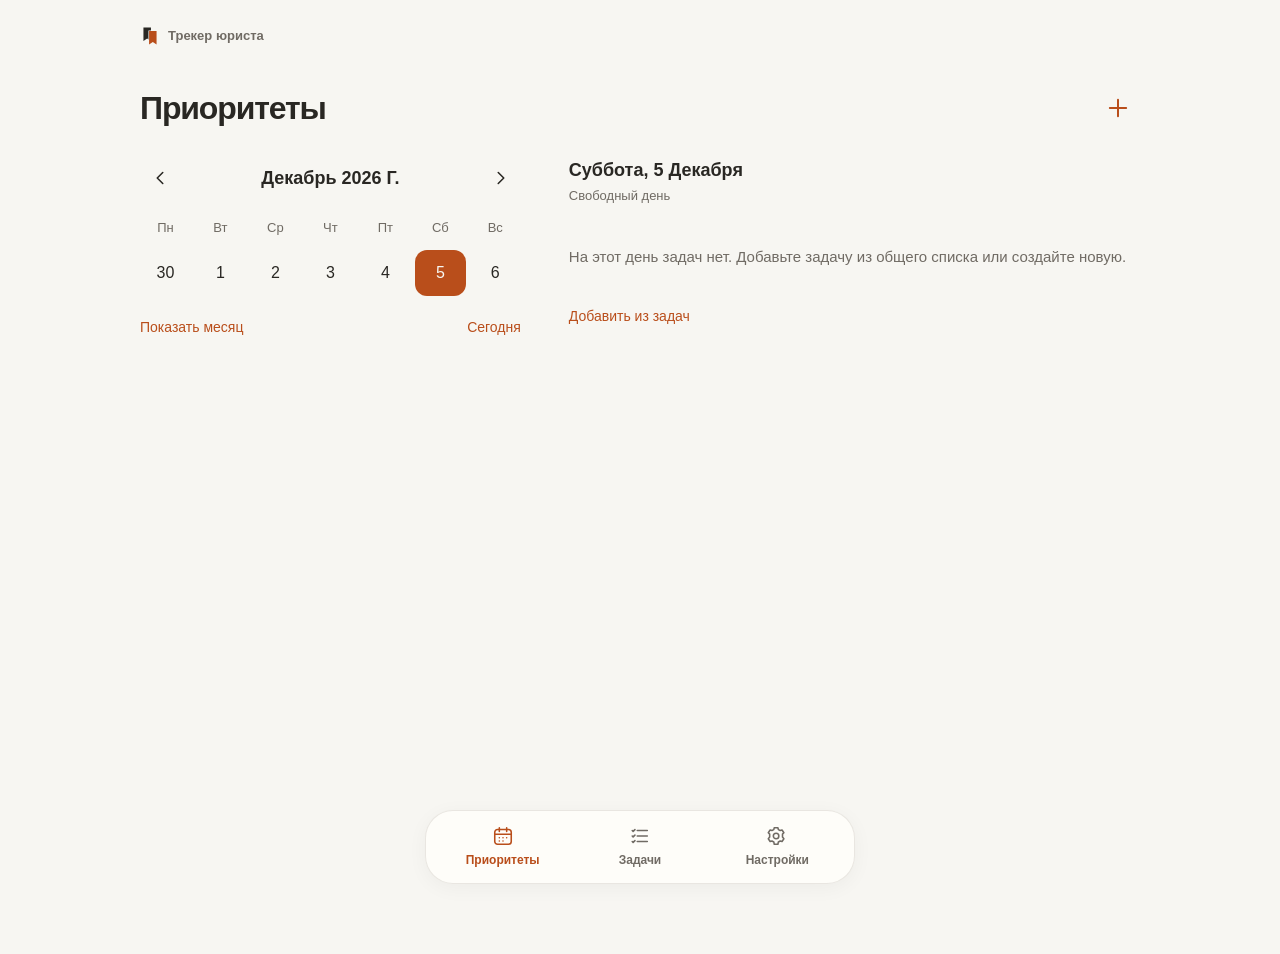
<file: index.html>
<!doctype html>
<html lang="ru">
<head>
  <meta charset="utf-8">
  <meta name="viewport" content="width=device-width, initial-scale=1, viewport-fit=cover">
  <meta name="apple-mobile-web-app-capable" content="yes">
  <meta name="mobile-web-app-capable" content="yes">
  <meta name="apple-mobile-web-app-status-bar-style" content="default">
  <meta name="apple-mobile-web-app-title" content="Трекер юриста">
  <meta id="themeColor" name="theme-color" content="#f7f6f2">
  <meta name="referrer" content="no-referrer">
  <meta http-equiv="Content-Security-Policy" content="default-src 'self'; connect-src 'self' https://qwnkigorqsgugcctnfmj.supabase.co; img-src 'self' data: blob:; style-src 'self' 'sha256-LkoaXT43ZXb+2pr9RVUQdaOprHVGn6gYIAcNPy/pQds='; font-src 'self' https://raw.githubusercontent.com; script-src 'self' 'sha256-/i58DcikVnpFeZY4XVWLmuYYul5HpEhJ/ql89L/Oe+E='; object-src 'none'; base-uri 'self'; form-action 'self'; frame-src 'none'; media-src 'none'; manifest-src 'self'; worker-src 'self'; upgrade-insecure-requests">
  <title>Трекер юриста</title>
  <link rel="icon" type="image/png" sizes="32x32" href="tracker-bookmark-32.png?v=20261107-bookmark">
  <link rel="apple-touch-icon" sizes="180x180" href="tracker-bookmark-180.png?v=20261107-bookmark">
  <link rel="apple-touch-icon-precomposed" sizes="180x180" href="tracker-bookmark-180.png?v=20261107-bookmark">
  <link rel="manifest" href="manifest.webmanifest?v=20261107-offline">
  <style id="releaseStyles">
/* reference-workspace.css */
/* Journal workspace: one responsive visual system, no stacked theme overrides. */
:root{color-scheme:light;--bg:#f7f6f2;--surface:#fffefa;--text:#292723;--muted:#706b64;--line:#dedbd4;--accent:#b94e1b;--accent-soft:#f4e6dc;--danger:#bb3431;--nav:rgba(255,254,250,.83);--font:-apple-system,BlinkMacSystemFont,"Segoe UI",sans-serif;--safe-bottom:env(safe-area-inset-bottom,0px)}
:root[data-theme=dark]{color-scheme:dark;--bg:#1d1e20;--surface:#252629;--text:#f0eee9;--muted:#b4b0a8;--line:#3c3c3d;--accent:#f29b65;--accent-soft:#3f3028;--danger:#ff817b;--nav:rgba(37,38,41,.86)}
*{box-sizing:border-box;-webkit-tap-highlight-color:transparent}html,body{margin:0;min-height:100%;background:var(--bg);color:var(--text);touch-action:manipulation}body{font:16px/1.5 var(--font);-webkit-font-smoothing:antialiased}button,input,select,textarea{font:inherit;color:inherit}button{border:0;background:none;cursor:pointer;touch-action:manipulation}button:disabled{opacity:.5;cursor:wait}button:focus-visible,a:focus-visible,input:focus-visible,select:focus-visible,textarea:focus-visible,summary:focus-visible{outline:2px solid var(--accent);outline-offset:3px}button,input,select,textarea{accent-color:var(--accent)}button:hover{color:var(--accent)}h1,h2,h3,p{margin:0}h2{font-size:28px;line-height:1.2;letter-spacing:-.035em}h3{font-size:18px;line-height:1.35}small{font-size:13px}.hidden,[hidden]{display:none!important}.icon{height:22px;width:22px;fill:none;stroke:currentColor;stroke-width:1.7;stroke-linecap:round;stroke-linejoin:round;flex-shrink:0;vertical-align:middle}.icon-sprite{position:absolute;width:0;height:0;overflow:hidden}.app{max-width:1080px;margin:auto;padding:0 40px}.top{display:contents}.brandbar{padding-top:max(24px,env(safe-area-inset-top));padding-bottom:6px}.brandname{font-size:13px;color:var(--muted);font-weight:550}.brandname>span,#mainTitle,#stats,#navline,.sidebar-bottom,#themeToggle,#sidebarCollapse,#syncButton,#fab{display:none!important}.page{padding:24px 0 calc(140px + var(--safe-bottom));min-height:100dvh;min-width:0}.tabs{position:fixed;z-index:35;left:50%;bottom:calc(16px + var(--safe-bottom));transform:translateX(-50%);width:calc(100% - 32px);max-width:430px;display:grid;grid-template-columns:repeat(3,minmax(0,1fr));padding:8px;border:1px solid color-mix(in srgb,var(--line) 65%,transparent);border-radius:28px;background:var(--nav);backdrop-filter:blur(20px) saturate(1.2);-webkit-backdrop-filter:blur(20px) saturate(1.2);box-shadow:0 4px 20px #0000000b}.tab{min-height:56px;display:flex;align-items:center;justify-content:center;flex-direction:column;gap:4px;padding:4px 2px;color:var(--muted);font-size:12px;font-weight:550;border-radius:18px}.tab.active{color:var(--accent)}.tab .count{display:none}.j-head{display:flex;justify-content:space-between;align-items:center;gap:12px;margin-bottom:28px}.j-add{height:44px;width:44px;display:grid;place-items:center;color:var(--accent);border-radius:12px;flex-shrink:0}.j-add .icon{height:28px;width:28px}.j-add:hover{background:var(--accent-soft)}.j-calendar{max-width:700px;margin:0 auto 30px}.j-month-head{display:flex;align-items:center;justify-content:space-between;gap:12px;margin-bottom:20px}.j-month-head strong{text-transform:capitalize;font-size:18px;font-weight:600}.j-icon{width:40px;min-height:40px;display:inline-grid;place-items:center;flex-shrink:0;border-radius:8px}.j-calendar-grid{display:grid;grid-template-columns:repeat(7,minmax(0,1fr));gap:4px}.j-weekday{color:var(--muted);font-size:13px;text-align:center;padding-bottom:8px}.j-day{position:relative;display:flex;align-items:center;justify-content:center;min-height:46px;padding:4px;border-radius:12px;font-size:16px;border:1px solid transparent}.j-day.is-selected{background:var(--accent);color:var(--bg)}.j-day.is-today:not(.is-selected){border-color:var(--accent);color:var(--accent)}.j-day.has-tasks:after{content:"";position:absolute;width:4px;height:4px;background:var(--accent);bottom:3px;border-radius:50%}.j-day.is-selected:after{background:var(--bg)}.j-day.is-drop-target{outline:2px solid var(--accent);outline-offset:-2px}.j-calendar-actions{display:flex;align-items:center;justify-content:space-between;margin-top:12px}.j-text{color:var(--accent);font-size:14px;padding:8px 0;min-height:40px;text-align:left}.j-section-head{border-top:1px solid var(--line);padding-top:24px;margin-bottom:12px}.j-section-head h3{text-transform:capitalize}.j-section-head p{font-size:13px;color:var(--muted);margin-top:4px}.j-list{min-height:70px}.j-task{border-bottom:1px solid var(--line);min-width:0}.j-task-line{display:flex;align-items:flex-start;gap:12px;padding:18px 0;min-width:0}.j-task.is-done .j-title{color:var(--muted);text-decoration:line-through}.j-task.is-dragging{opacity:.4}.j-task.is-drop-before{border-top:2px solid var(--accent)}.j-check{height:40px;width:32px;display:grid;place-items:center;padding:0;flex-shrink:0}.j-check-box{display:grid;place-items:center;width:22px;height:22px;border:1.5px solid var(--muted);border-radius:6px}.j-check[aria-checked=true] .j-check-box{background:var(--accent);border-color:var(--accent);color:var(--bg)}.j-check .icon{width:17px;height:17px}.j-task-main{min-width:0;flex:1;text-align:left;padding:5px 0}.j-title{display:block;overflow-wrap:anywhere;font-weight:600;font-size:16px;line-height:1.4}.j-meta{display:block;color:var(--muted);font-size:13px;line-height:1.5;margin-top:4px;overflow-wrap:anywhere}.is-danger{color:var(--danger)!important}.j-star{width:16px;height:16px;fill:var(--danger);flex-shrink:0;margin-top:11px}.j-grip{width:24px;min-height:40px;padding:0;display:grid;place-items:center;touch-action:none;color:var(--muted);flex-shrink:0}.j-grip:before{content:"";width:10px;height:16px;background:radial-gradient(circle,currentColor 1.2px,transparent 1.5px) 0 0/5px 5px}.j-menu{position:relative;flex-shrink:0}.j-menu summary{list-style:none;cursor:pointer;width:36px;min-height:40px;display:grid;place-items:center;border-radius:8px}.j-menu summary::-webkit-details-marker{display:none}.j-menu[open]{z-index:12}.j-menu-content{position:absolute;right:0;top:42px;width:204px;padding:6px;background:var(--surface);border:1px solid var(--line);border-radius:12px;box-shadow:0 8px 24px #0001}.j-menu-content button{display:block;width:100%;text-align:left;min-height:42px;padding:8px;font-size:14px;border-radius:6px}.j-menu-content button:hover{background:var(--accent-soft)}.j-expand{align-self:flex-start}.j-subtasks{margin:0 0 18px 42px;padding-left:16px;border-left:1px solid var(--line)}.j-subtask{display:flex;align-items:flex-start;gap:8px;padding:4px 0}.j-subtitle{flex:1;min-width:0;text-align:left;font-size:15px;overflow-wrap:anywhere;padding:8px 0}.j-subtask.is-done .j-subtitle{text-decoration:line-through;color:var(--muted)}.j-subform{display:flex;gap:8px;align-items:center;margin-top:10px}.j-subform input{width:100%;min-width:0;min-height:44px;padding:8px 10px;border:1px solid var(--line);border-radius:8px;background:var(--surface);font-size:16px}.j-subform button{width:40px;min-height:44px;color:var(--accent);flex-shrink:0}.j-controls{display:flex;align-items:center;gap:14px;border-bottom:1px solid var(--line);margin-bottom:4px;min-width:0}.j-filters{display:flex;gap:20px;overflow:auto;scrollbar-width:none;flex:1}.j-filter{white-space:nowrap;min-height:48px;padding:6px 0;font-size:14px;color:var(--muted);border-bottom:2px solid transparent}.j-filter.active{border-color:var(--accent);color:var(--accent);font-weight:600}.j-sort{width:36px;min-height:44px;flex-shrink:0;color:var(--muted)}.j-empty{padding:28px 0;color:var(--muted);font-size:15px}.j-completed-toggle{display:flex;gap:10px;align-items:center;min-height:48px;font-size:14px;color:var(--muted);margin-top:20px}.j-setting-section{max-width:680px;margin-bottom:34px}.j-setting-section h3{font-size:14px;font-weight:600;color:var(--muted);margin-bottom:12px}.j-setting-row{display:flex;justify-content:space-between;align-items:center;gap:18px;padding:18px 0;border-bottom:1px solid var(--line);text-align:left;width:100%;min-width:0}.j-setting-row>div{min-width:0}.j-setting-row strong{display:block;font-size:16px;font-weight:600;overflow-wrap:anywhere}.j-setting-row small{display:block;margin-top:4px;color:var(--muted);overflow-wrap:anywhere}.j-setting-row>span{color:var(--muted);font-size:14px;flex-shrink:0}.j-switch{height:32px;width:54px;background:var(--line);border-radius:18px;position:relative;flex-shrink:0;display:block}.j-switch:after{content:"";width:26px;height:26px;position:absolute;top:3px;left:3px;background:white;border-radius:50%;transition:transform .15s}.j-switch[aria-checked=true]{background:var(--accent)}.j-switch[aria-checked=true]:after{transform:translateX(22px)}.j-help{font-size:14px;color:var(--muted);line-height:1.6;margin:16px 0}.j-settings-actions{display:flex;gap:14px;flex-wrap:wrap;margin-top:16px}.j-select{font-size:16px;max-width:180px;background:var(--surface);border:1px solid var(--line);border-radius:8px;padding:8px;min-height:44px}.j-sync-status{font-size:14px;line-height:1.5;color:var(--muted);margin-top:12px}.btn{display:inline-flex;align-items:center;justify-content:center;gap:8px;min-height:44px;border:1px solid var(--line);border-radius:10px;padding:10px 16px;background:var(--surface);font-size:14px;font-weight:550}.btn.primary{background:var(--accent);border-color:var(--accent);color:var(--bg)}.btn.outline{color:var(--accent);border-color:var(--accent);background:transparent}.btn.danger{color:var(--danger)}.overlay{display:none;position:fixed;inset:0;background:#0005;z-index:60;padding:24px;align-items:center;justify-content:center;overscroll-behavior:contain}.overlay.show{display:flex}.sheet,.confirm-box{width:100%;max-width:580px;max-height:calc(100dvh - 48px);overflow:auto;overscroll-behavior:contain;background:var(--surface);border:1px solid var(--line);border-radius:20px;padding:28px}.sheet h2,.confirm-box h2{font-size:23px;margin-bottom:24px}.confirm-box{max-width:440px}.confirm-box p{color:var(--muted);font-size:15px}.confirm-actions,.sheet-actions{display:flex;justify-content:flex-end;gap:10px;margin-top:22px;flex-wrap:wrap}.form,.sheet-fields{display:grid;gap:18px}.field{display:grid;gap:7px;min-width:0}.field label{font-size:13px;color:var(--muted)}.field input:not([type=checkbox]),.field textarea,.field select{width:100%;min-width:0;min-height:46px;font-size:16px;padding:10px 12px;border:1px solid var(--line);border-radius:9px;background:var(--bg)}.field textarea{resize:vertical;min-height:88px}.field textarea[name=title]{min-height:72px}.grid2{display:grid;grid-template-columns:1fr 1fr;gap:16px;min-width:0}.j-check-label{display:flex;align-items:center;gap:10px;font-size:14px;min-height:40px}.j-check-label input{width:20px;height:20px}.j-more-fields>summary{color:var(--accent);font-size:14px;min-height:40px;cursor:pointer;padding:8px 0}.j-more-fields[open]>.sheet-fields{margin-top:12px}.sync-actions{display:flex;gap:10px;flex-wrap:wrap;margin-top:18px}.sync-actions .wide{width:100%}.sync-intro,.sync-account,.sync-last-update,.sync-message{font-size:14px;margin-bottom:16px;color:var(--muted);overflow-wrap:anywhere}.sync-message.error{color:var(--danger)}.sync-message.success{color:var(--accent)}.sync-status-line{font-size:14px;margin-bottom:12px}.reference-toast,.workspace-toast{position:fixed;z-index:90;bottom:calc(112px + var(--safe-bottom));left:50%;transform:translate(-50%,10px);width:max-content;max-width:calc(100% - 32px);border:1px solid var(--line);background:var(--surface);border-radius:12px;padding:12px 16px;opacity:0;pointer-events:none;font-size:14px;box-shadow:0 4px 20px #0001}.reference-toast.show,.workspace-toast.show{opacity:1;transform:translate(-50%,0);pointer-events:auto}.workspace-toast button{color:var(--accent);padding:8px;margin-left:10px}.j-drag-live{position:fixed;width:1px;height:1px;overflow:hidden;clip-path:inset(50%)}
@media(min-width:900px){.page{padding-top:32px}.j-head h2{font-size:32px}.j-priority-layout{display:grid;grid-template-columns:minmax(280px,.8fr) minmax(0,1.2fr);gap:48px}.j-calendar{width:100%;align-self:start}.j-section-head{border-top:0;padding-top:0}.j-settings-layout{max-width:700px;margin:auto}.j-settings-layout .j-setting-section{max-width:none}.j-task-line{padding-block:20px}}
@media(max-width:600px){.app{padding:0 22px}.brandbar{padding-top:max(16px,env(safe-area-inset-top));padding-bottom:0}.brandname{font-size:11px}.page{padding-top:20px}.j-head{margin-bottom:24px}.j-calendar{margin-bottom:24px}.j-task-line{gap:8px}.j-subtasks{margin-left:32px;padding-left:12px}.j-task-main{padding-top:7px}.j-day{min-height:44px}.overlay{padding:12px}.sheet,.confirm-box{padding:22px;max-height:calc(100dvh - 24px);border-radius:18px}.j-setting-row{gap:12px}.j-controls{gap:8px}.j-filters{gap:18px}.j-setting-row>span{font-size:12px}.j-setting-section h3{font-size:14px}}
@media(max-width:360px){.app{padding-inline:16px}.tabs{width:calc(100% - 24px);padding:6px}.tab{font-size:11px}.grid2{grid-template-columns:1fr}.j-grip{width:18px}.j-title{font-size:15px}.j-task-line{gap:6px}.j-day{font-size:15px}.j-calendar-grid{gap:2px}.j-check{width:28px}.sheet{padding:18px}}
@media(prefers-reduced-motion:reduce){*,*:before,*:after{animation:none!important;transition:none!important;scroll-behavior:auto!important}}
@supports not (backdrop-filter:blur(1px)){.tabs{background:var(--surface)}}

/* Forms use identical bounded controls; native iOS date intrinsic widths are removed. */
.form,.sheet-fields,.grid2{width:100%;min-width:0;max-width:100%}
.grid2{grid-template-columns:repeat(2,minmax(0,1fr));align-items:end}
.field{width:100%;max-width:100%;min-width:0}
.field input:not([type=checkbox]),.field select,.j-date-trigger{box-sizing:border-box;width:100%;max-width:100%;min-width:0;height:48px;min-height:48px;font-size:16px;line-height:1.25;border:1px solid var(--line);border-radius:10px;background:var(--bg);padding:12px;text-align:left}
.field select{overflow:hidden;text-overflow:ellipsis}
.j-date-trigger{display:flex;align-items:center;justify-content:space-between;gap:10px;appearance:none;-webkit-appearance:none}
.j-date-trigger [data-date-text]{overflow:hidden;text-overflow:ellipsis;white-space:nowrap;min-width:0}
.j-date-trigger .icon{width:19px;height:19px;color:var(--muted)}
.j-date-trigger.is-empty [data-date-text]{color:var(--muted)}
.j-date-trigger:hover{border-color:var(--accent);color:var(--text)}
.overlay{padding:max(16px,env(safe-area-inset-top)) 20px max(16px,env(safe-area-inset-bottom))}
.sheet{max-width:540px;margin:0 auto}
#prioritySheet .sheet{max-width:420px;padding:24px}
#prioritySheet h2{font-size:23px;line-height:1.25;margin-bottom:24px}
#priorityForm{gap:24px}
#priorityForm .sheet-fields{gap:20px}
#priorityForm .j-check-label{margin:0;min-height:36px}
#priorityForm .sheet-actions{display:grid;grid-template-columns:repeat(2,minmax(0,1fr));gap:10px;width:100%;margin-top:0;padding:0}
#priorityForm .sheet-actions .btn{width:100%;min-width:0;margin:0}
#priorityForm [data-j-create-instead]{grid-column:1/-1;color:var(--accent);border-color:transparent;background:transparent;min-height:40px;padding:8px}
.j-date-overlay{z-index:80;padding:12px}
.j-date-picker.sheet{width:100%;max-width:320px;max-height:calc(100dvh - 24px);padding:16px;border-radius:18px;overflow:auto}
.j-date-title{display:flex;justify-content:space-between;align-items:center;gap:8px;margin-bottom:8px}
.j-date-title h2{font-size:15px;letter-spacing:0;line-height:1.35;margin:0;font-weight:600}
.j-date-title .j-icon{width:32px;min-height:32px}
.j-date-title .icon{width:18px;height:18px}
.j-date-month{display:flex;align-items:center;justify-content:space-between;gap:4px;margin-bottom:10px}
.j-date-month strong{font-size:15px;font-weight:600;text-transform:capitalize}
.j-date-month .j-icon{width:36px;min-height:36px}
.j-date-month .icon{width:18px;height:18px}
.j-date-grid{display:grid;grid-template-columns:repeat(7,minmax(0,1fr));gap:3px}
.j-date-grid>span{display:grid;place-items:center;min-height:26px;font-size:11px;color:var(--muted)}
.j-date-day{display:grid;place-items:center;min-width:0;min-height:36px;padding:4px;border-radius:9px;border:1px solid transparent;font-size:14px;line-height:1}
.j-date-day.is-selected{background:var(--accent);color:var(--bg)}
.j-date-day.is-today:not(.is-selected){border-color:var(--accent);color:var(--accent)}
.j-date-day:hover:not(.is-selected){background:var(--accent-soft)}
.j-date-footer{display:flex;justify-content:space-between;gap:12px;margin-top:12px;border-top:1px solid var(--line);padding-top:6px}
.j-date-footer .j-text{font-size:13px;min-height:36px}
@media(max-width:520px){.grid2{grid-template-columns:minmax(0,1fr)}.sheet{padding:22px;max-width:100%}#prioritySheet .sheet{padding:22px}}
@media(max-width:360px){.overlay{padding-inline:14px}.sheet,#prioritySheet .sheet{padding:18px}.j-date-overlay{padding:12px}.j-date-picker.sheet{padding:14px}}

/* Approved double-bookmark identity, variant 3. */
.brandname{display:flex;align-items:center;gap:8px}
.brand-logo{width:20px;height:24px;flex-shrink:0;color:var(--text)}

/* Keep mobile content below the iOS status-bar blur, including standalone PWAs. */
@media(max-width:600px),(display-mode:standalone){
  :root{
    --mobile-top-gap:24px;
    --mobile-overlay-top:max(16px,calc(env(safe-area-inset-top,0px) + var(--mobile-top-gap)));
    --mobile-overlay-bottom:max(16px,env(safe-area-inset-bottom,0px));
  }
  .brandbar{padding-top:calc(max(16px,env(safe-area-inset-top,0px)) + var(--mobile-top-gap))}
  .overlay,.j-date-overlay{
    padding-top:var(--mobile-overlay-top);
    padding-bottom:var(--mobile-overlay-bottom);
  }
  .sheet,.confirm-box,.j-date-picker.sheet{
    max-height:calc(100dvh - var(--mobile-overlay-top) - var(--mobile-overlay-bottom));
  }
}

</style>
  <script src="theme-init.js?v=20261107-offline"></script>
</head>
<body>
  <svg class="icon-sprite" aria-hidden="true">
    <symbol id="i-home" viewBox="0 0 24 24"><path d="m3 11 9-8 9 8"/><path d="M5 10v10h14V10M9 20v-6h6v6"/></symbol>
    <symbol id="i-check-square" viewBox="0 0 24 24"><path d="M6 3h8l4 4v12a2 2 0 0 1-2 2H6a2 2 0 0 1-2-2V5a2 2 0 0 1 2-2Z"/><path d="M14 3v5h5"/><path d="m8 14 2.5 2.5L16 11"/></symbol>
    <symbol id="i-tasks" viewBox="0 0 24 24"><path d="M9 6h11M9 12h11M9 18h11"/><path d="m3.5 6 1 1 2-2M3.5 12l1 1 2-2M3.5 18l1 1 2-2"/></symbol>
    <symbol id="i-flag" viewBox="0 0 24 24"><path d="M5 21V4"/><path d="M5 5h10l2 3-2 3H5"/></symbol>
    <symbol id="i-folder" viewBox="0 0 24 24"><path d="M3 6.5h6l2 2h10v9.5a2 2 0 0 1-2 2H5a2 2 0 0 1-2-2Z"/></symbol>
    <symbol id="i-note" viewBox="0 0 24 24"><path d="M6 3h12a2 2 0 0 1 2 2v14a2 2 0 0 1-2 2H6a2 2 0 0 1-2-2V5a2 2 0 0 1 2-2Z"/><path d="M8 8h8M8 12h8M8 16h5"/></symbol>
    <symbol id="i-calendar" viewBox="0 0 24 24"><rect x="3" y="5" width="18" height="16" rx="3"/><path d="M8 3v4M16 3v4M3 10h18"/><path d="M8 14h.01M12 14h.01M16 14h.01M8 17.5h.01M12 17.5h.01"/></symbol>
    <symbol id="i-search" viewBox="0 0 24 24"><circle cx="11" cy="11" r="7"/><path d="m20 20-4-4"/></symbol>
    <symbol id="i-sun" viewBox="0 0 24 24"><circle cx="12" cy="12" r="4"/><path d="M12 2v2M12 20v2M4.93 4.93l1.42 1.42M17.65 17.65l1.42 1.42M2 12h2M20 12h2M4.93 19.07l1.42-1.42M17.65 6.35l1.42-1.42"/></symbol>
    <symbol id="i-moon" viewBox="0 0 24 24"><path d="M20.5 14.8A8 8 0 0 1 9.2 3.5 8.5 8.5 0 1 0 20.5 14.8Z"/></symbol>
    <symbol id="i-plus" viewBox="0 0 24 24"><path d="M12 5v14M5 12h14"/></symbol>
    <symbol id="i-arrow-left" viewBox="0 0 24 24"><path d="m15 18-6-6 6-6"/></symbol>
    <symbol id="i-arrow-right" viewBox="0 0 24 24"><path d="m9 6 6 6-6 6"/></symbol>
    <symbol id="i-close" viewBox="0 0 24 24"><path d="m6 6 12 12M6 18 18 6"/></symbol>
    <symbol id="i-more" viewBox="0 0 24 24"><circle cx="5" cy="12" r="1"/><circle cx="12" cy="12" r="1"/><circle cx="19" cy="12" r="1"/></symbol>
    <symbol id="i-edit" viewBox="0 0 24 24"><path d="m14 5 5 5M4 20l5-1L20 8a2.1 2.1 0 0 0-5-5L4 14Z"/></symbol>
    <symbol id="i-check" viewBox="0 0 24 24"><path d="m5 12 4 4L19 6"/></symbol>
    <symbol id="i-inbox" viewBox="0 0 24 24"><path d="M4 5h16l2 10v4H2v-4Z"/><path d="M2 15h6l2 2h4l2-2h6"/></symbol>
    <symbol id="i-cloud" viewBox="0 0 24 24"><path d="M7 18h10a4 4 0 0 0 .7-7.94A6 6 0 0 0 6.35 8.3 4.8 4.8 0 0 0 7 18Z"/><path d="m9.5 14 2.5-2.5 2.5 2.5M12 11.5V17"/></symbol>
    <symbol id="i-settings" viewBox="0 0 24 24"><path d="m9 3-.5 2-2 1-2-.5-2 3 1.5 1.5v3L2.5 15l2 3 2-.5 2 1L9 21h4l.5-2.5 2-1 2 .5 2-3L18 13v-3l1.5-1.5-2-3-2 .5-2-1L13 3Z"/><circle cx="11" cy="12" r="3"/></symbol>
    <symbol id="i-chevron-down" viewBox="0 0 24 24"><path d="m6 9 6 6 6-6"/></symbol>
    <symbol id="i-sort" viewBox="0 0 24 24"><path d="M4 7h16M4 17h16M8 4v6M16 14v6"/></symbol>
  </svg>
  <main class="app">
    <header class="top">
      <div class="brandbar">
        <p class="brandname"><svg class="brand-logo" viewBox="0 0 64 64" aria-hidden="true"><path d="M11 5H35V48L23 40L11 48Z" fill="currentColor"/><path d="M27 14H55V61L41 52L27 61Z" fill="var(--bg)"/><path d="M29 16H53V59L41 51L29 59Z" fill="var(--accent)"/></svg>Трекер юриста<span>Рабочее пространство</span></p>
        <button class="sync-button" id="syncButton" data-ref-sync type="button" aria-label="Настроить синхронизацию" title="Синхронизация данных">
          <svg class="icon" aria-hidden="true"><use href="#i-cloud"></use></svg>
          <span id="syncButtonText">На устройстве</span>
        </button>
        <button class="theme-toggle" id="themeToggle" type="button" aria-label="Переключить цветовую тему" title="Переключить тему">
          <svg class="icon sun" aria-hidden="true"><use href="#i-sun"></use></svg>
          <svg class="icon moon" aria-hidden="true"><use href="#i-moon"></use></svg>
        </button>
        <button class="sidebar-collapse" id="sidebarCollapse" type="button" aria-label="Свернуть боковую панель" aria-pressed="false" title="Свернуть боковую панель">
          <svg class="icon" aria-hidden="true"><use href="#i-arrow-left"></use></svg>
        </button>
      </div>
      <div id="navline" class="navline hidden"><button class="back" id="backBtn" type="button"><svg class="icon" aria-hidden="true"><use href="#i-arrow-left"></use></svg>Назад</button><h1 class="title" id="contextTitle"></h1></div>
      <h1 id="mainTitle" class="title">Задачи</h1>
      <p class="stats" id="stats"></p>
      <nav class="tabs" id="tabs" role="tablist" aria-label="Разделы приложения">
        <button class="tab active" type="button" role="tab" aria-selected="true" data-tab="priorities"><svg class="icon" aria-hidden="true"><use href="#i-calendar"></use></svg><span>Приоритеты</span></button>
        <button class="tab" type="button" role="tab" aria-selected="false" data-tab="tasks"><svg class="icon" aria-hidden="true"><use href="#i-tasks"></use></svg><span>Задачи</span><span class="count" id="tasksCount">0</span></button>
        <button class="tab" type="button" role="tab" aria-selected="false" data-tab="settings"><svg class="icon" aria-hidden="true"><use href="#i-settings"></use></svg><span>Настройки</span></button>
      </nav>
      <div class="sidebar-bottom"><span class="profile-avatar" aria-hidden="true">Ю</span><div><strong>Мое пространство</strong><span>Юридическая работа</span></div></div>
    </header>
    <section class="page" id="page" aria-label="Рабочее пространство"></section>
  </main>
  <button class="fab" id="fab" type="button" aria-label="Добавить"><svg class="icon" aria-hidden="true"><use href="#i-plus"></use></svg></button>
  <section class="overlay" id="taskSheet" role="dialog" aria-modal="true" aria-labelledby="taskSheetTitle" aria-hidden="true"><div class="sheet"><div class="grab"></div><h2 id="taskSheetTitle">Задача</h2><form id="taskForm" class="form"></form></div></section>
  <section class="overlay" id="projectSheet" role="dialog" aria-modal="true" aria-labelledby="projectSheetTitle" aria-hidden="true"><div class="sheet"><div class="grab"></div><h2 id="projectSheetTitle">Проект</h2><form id="projectForm" class="form"></form></div></section>
  <section class="overlay" id="prioritySheet" role="dialog" aria-modal="true" aria-labelledby="prioritySheetTitle" aria-hidden="true"><div class="sheet priority-sheet"><div class="grab"></div><h2 id="prioritySheetTitle">Поставить приоритет</h2><form id="priorityForm" class="form"></form></div></section>
  <section class="overlay" id="syncSheet" role="dialog" aria-modal="true" aria-labelledby="syncSheetTitle" aria-hidden="true"><div class="sheet sync-sheet"><div class="grab"></div><h2 id="syncSheetTitle">Синхронизация</h2><div id="syncContent"></div></div></section>
  <section class="overlay" id="confirmDialog" role="alertdialog" aria-modal="true" aria-labelledby="confirmTitle" aria-describedby="confirmMessage" aria-hidden="true">
    <div class="confirm-box">
      <h2 id="confirmTitle">Подтвердите действие</h2>
      <p id="confirmMessage"></p>
      <div class="confirm-actions"><button class="btn" id="confirmCancel" type="button">Отмена</button><button class="btn danger" id="confirmAccept" type="button">Удалить</button></div>
    </div>
  </section>
  <section class="overlay" id="eventSheet" role="dialog" aria-modal="true" aria-labelledby="eventSheetTitle" aria-hidden="true"><div class="sheet"><div class="grab"></div><h2 id="eventSheetTitle">Событие</h2><form id="eventForm" class="form"></form></div></section>
  <section class="overlay" id="noteSheet" role="dialog" aria-modal="true" aria-labelledby="noteSheetTitle" aria-hidden="true"><div class="sheet"><div class="grab"></div><h2 id="noteSheetTitle">Новая заметка</h2><form id="noteForm" class="form"></form></div></section>
  <section class="overlay" id="helperSheet" role="dialog" aria-modal="true" aria-labelledby="helperTitle" aria-hidden="true"><div class="sheet"><div class="grab"></div><h2 id="helperTitle">По делу</h2><div id="helperContent"></div><button class="btn" id="closeHelper" type="button">Закрыть</button></div></section>
  <div class="reference-toast" id="referenceToast" role="status" aria-live="polite"></div>
  <input id="caseFileInput" type="file" multiple hidden>
  <input id="restoreInput" type="file" accept="application/json" hidden>
<script src="app-core.js?v=20261107-offline"></script>
<script src="workflow-model.js?v=20261107-offline"></script>
<script src="task-completion.js?v=20261107-offline"></script>
<script src="qwen-enhancements.js?v=20260901-workspace-final"></script>
<script src="date-picker.js?v=20261107-offline"></script>
<script id="releaseWorkspace">
/* reference-workspace.js */
/* The journal presentation reuses existing storage and the project-scoped cloud. */
(() => {
  'use strict';
  const W = globalThis.LawyerWorkflow;
  const titles = {priorities:'Приоритеты', tasks:'Задачи', settings:'Настройки'};
  const expanded = new Set();
  let selectedDay = dateKey(new Date()), monthOpen = false, filter = 'active', order = 'manual';
  let activeDrag = null;
  const toastElement = document.getElementById('referenceToast');
  const icon = name => `<svg class="icon" aria-hidden="true"><use href="#i-${name}"></use></svg>`;
  const star = '<svg class="j-star" viewBox="0 0 24 24" role="img" aria-label="Главная задача"><path d="m12 2 3.1 6.3 6.9 1-5 4.9 1.2 6.8-6.2-3.3L5.8 21l1.2-6.8-5-4.9 6.9-1Z"/></svg>';
  function dateKey(d){return `${d.getFullYear()}-${String(d.getMonth()+1).padStart(2,'0')}-${String(d.getDate()).padStart(2,'0')}`;}
  function dayDate(day){return new Date(day+'T12:00:00');}
  function shiftDay(day,n){const d=dayDate(day);d.setDate(d.getDate()+n);return dateKey(d);}
  function dayLabel(day,options={day:'numeric',month:'long'}){return dayDate(day).toLocaleDateString('ru-RU',options);}
  function token(entry){return `${entry.scope}:${entry.task.id}`;}
  function entries(){return [[LS.tasks,'root'],[LS.projectTasks,'project']].flatMap(([key,scope])=>load(key).filter(valid).map(raw=>({key,scope,task:normTask(raw)})));}
  function find(value){return entries().find(e=>token(e)===value);}
  function notify(message){toastElement.textContent=message;toastElement.classList.add('show');clearTimeout(toastElement.timer);toastElement.timer=setTimeout(()=>toastElement.classList.remove('show'),4000);}
  function update(entry,patch){
    const items=load(entry.key),index=items.findIndex(t=>sameId(t.id,entry.task.id));
    if(index<0)return false;
    items[index]={...items[index],...patch,updatedAt:now()};
    if(items[index].status!=='done')delete items[index].completedAt;
    if(save(entry.key,items)===false)return false;
    return items[index];
  }
  function checkButton(action,checked,label,extra=''){return `<button type="button" class="j-check" role="checkbox" aria-checked="${checked}" aria-label="${esc(label)}" data-j-action="${action}" ${extra}><span class="j-check-box">${checked?icon('check'):''}</span></button>`;}
  function taskMeta(task){const progress=W.subtaskProgress(task);return [progress.total?`${progress.done} из ${progress.total} подзадач`:'',statusText[task.status],task.dueDate?`Срок: ${dayLabel(task.dueDate)}`:'Без срока'].filter(Boolean).join(' · ');}
  function taskMenu(entry,priority){const t=entry.task;return `<details class="j-menu"><summary aria-label="Действия задачи ${esc(t.title)}">${icon('more')}</summary><div class="j-menu-content"><button type="button" data-j-action="edit">Изменить задачу</button><button type="button" data-j-action="schedule">${priority?'Перенести на день':'Добавить в план'}</button><button type="button" data-j-action="star">${t.priorityLevel==='main'?'Сделать обычной':'Сделать главной'}</button>${priority?'<button type="button" data-j-action="unschedule">Убрать из плана</button>':''}<button type="button" data-j-action="delete" class="is-danger">Удалить задачу</button></div></details>`;}
  function subtaskList(entry){const t=entry.task,key=token(entry);return `<div class="j-subtasks" id="children-${esc(key)}">${(Array.isArray(t.subtasks)?t.subtasks:[]).filter(s=>s&&s.id!=null&&typeof s.title==='string').map(s=>`<div class="j-subtask${s.completed?' is-done':''}" data-subtask-id="${esc(s.id)}">${checkButton('sub-toggle',s.completed===true,`${s.completed?'Возобновить':'Выполнить'} подзадачу ${s.title}`)}<button class="j-subtitle" type="button" data-j-action="sub-edit" aria-label="Изменить подзадачу ${esc(s.title)}">${esc(s.title)}</button><button type="button" class="j-icon" data-j-action="sub-remove" aria-label="Удалить подзадачу ${esc(s.title)}">${icon('close')}</button></div>`).join('')}<form class="j-subform" data-j-subform><input name="title" aria-label="Новая подзадача" placeholder="Добавить подзадачу" required maxlength="2000" autocomplete="off"><button type="submit" aria-label="Добавить подзадачу">${icon('plus')}</button></form></div>`;}
  function taskRow(entry,priority=false){const t=entry.task,key=token(entry),isExpanded=expanded.has(key),done=t.status==='done';return `<article class="j-task${done?' is-done':''}" data-task-token="${esc(key)}" data-task-scope="${entry.scope}"${priority?' data-j-priority':''}><div class="j-task-line">${priority&&!done?`<button type="button" class="j-grip" data-j-drag aria-label="Перетащить задачу ${esc(t.title)}" title="Alt + стрелки: изменить порядок или день"></button>`:''}${checkButton('complete',done,`${done?'Возобновить':'Выполнить'} задачу ${t.title}`)}${t.priorityLevel==='main'?star:''}<button class="j-task-main" type="button" data-j-action="edit"><strong class="j-title">${esc(t.title||'Без названия')}</strong><span class="j-meta${overdue(t)?' is-danger':''}">${esc(priority?(t.dueDate?`Срок: ${dayLabel(t.dueDate)}`:'Без срока'):taskMeta(t))}</span></button>${!priority?`<button type="button" class="j-icon j-expand" data-j-action="expand" aria-expanded="${isExpanded}" aria-controls="children-${esc(key)}" aria-label="${isExpanded?'Свернуть':'Раскрыть'} подзадачи: ${esc(t.title)}">${icon(isExpanded?'chevron-down':'arrow-right')}</button>`:''}${taskMenu(entry,priority)}</div>${!priority&&isExpanded?subtaskList(entry):''}</article>`;}
  function header(title,action=true){return `<header class="j-head"><h2>${title}</h2>${action?`<button type="button" class="j-add" data-j-action="new" aria-label="${state.tab==='priorities'?'Добавить в план':'Новая задача'}">${icon('plus')}</button>`:''}</header>`;}
  function renderPriorities(){
    const d=dayDate(selectedDay),today=dateKey(new Date()),all=entries(),scheduled=all.filter(e=>e.task.status!=='done'&&W.validDay(e.task.priorityDate));
    const start=shiftDay(selectedDay,-((d.getDay()+6)%7));
    const days=monthOpen?W.monthDays(d.getFullYear(),d.getMonth()):Array.from({length:7},(_,i)=>shiftDay(start,i));
    const list=W.ordered(scheduled.filter(e=>e.task.priorityDate===selectedDay));
    page.innerHTML=`${header(titles.priorities)}<div class="j-priority-layout"><section class="j-calendar" aria-label="Календарь приоритетов"><div class="j-month-head"><button type="button" class="j-icon" data-j-action="calendar-prev" aria-label="${monthOpen?'Предыдущий месяц':'Предыдущая неделя'}">${icon('arrow-left')}</button><strong>${esc(dayLabel(selectedDay,{month:'long',year:'numeric'}))}</strong><button type="button" class="j-icon" data-j-action="calendar-next" aria-label="${monthOpen?'Следующий месяц':'Следующая неделя'}">${icon('arrow-right')}</button></div><div class="j-calendar-grid">${['Пн','Вт','Ср','Чт','Пт','Сб','Вс'].map(s=>`<span class="j-weekday">${s}</span>`).join('')}${days.map(day=>day?`<button type="button" class="j-day${day===selectedDay?' is-selected':''}${day===today?' is-today':''}${scheduled.some(e=>e.task.priorityDate===day)?' has-tasks':''}" data-j-day="${day}" aria-label="${esc(dayLabel(day,{weekday:'long',day:'numeric',month:'long',year:'numeric'}))}" aria-pressed="${day===selectedDay}"${day===today?' aria-current="date"':''}>${dayDate(day).getDate()}</button>`:'<span aria-hidden="true"></span>').join('')}</div><div class="j-calendar-actions"><button type="button" class="j-text" data-j-action="calendar-toggle" aria-expanded="${monthOpen}">${monthOpen?'Показать неделю':'Показать месяц'}</button><button type="button" class="j-text" data-j-action="calendar-today">Сегодня</button></div></section><section aria-label="Задачи выбранного дня"><header class="j-section-head"><h3>${esc(dayLabel(selectedDay,{weekday:'long',day:'numeric',month:'long'}))}</h3><p>${list.length?`В плане: ${list.length}`:'Свободный день'}</p></header><div class="j-list" data-j-priority-list>${list.map(e=>taskRow(e,true)).join('')||'<p class="j-empty">На этот день задач нет. Добавьте задачу из общего списка или создайте новую.</p>'}</div><button type="button" class="j-text" data-j-action="schedule-new">Добавить из задач</button></section></div><div class="j-drag-live" id="priorityAnnouncement" role="status" aria-live="polite"></div>`;
  }
  function renderTasks(){
    const all=entries(),active=all.filter(e=>e.task.status!=='done'),done=all.filter(e=>e.task.status==='done');
    let list=active.filter(e=>filter==='waiting'?e.task.status==='waiting':filter==='overdue'?overdue(e.task):filter==='inwork'?e.task.status==='inwork':true);
    if(order==='due')list.sort((a,b)=>(a.task.dueDate||'9999').localeCompare(b.task.dueDate||'9999'));
    else {const sorted=orderedFor('task',list.map(e=>e.task));const rank=new Map(sorted.map((t,i)=>[taskSortKey(t),i]));list.sort((a,b)=>rank.get(taskSortKey(a.task))-rank.get(taskSortKey(b.task)));}
    const filters=[['active','Активные',active.length],['waiting','Ожидание',active.filter(e=>e.task.status==='waiting').length],['inwork','В работе',active.filter(e=>e.task.status==='inwork').length],['overdue','Просрочено',active.filter(e=>overdue(e.task)).length]];
    page.innerHTML=`${header(titles.tasks)}<div class="j-controls"><div class="j-filters" role="group" aria-label="Фильтр задач">${filters.map(([id,label,count])=>`<button type="button" class="j-filter${filter===id?' active':''}" data-j-filter="${id}" aria-pressed="${filter===id}">${label} ${count}</button>`).join('')}</div><button type="button" class="j-sort" data-j-action="sort" aria-label="${order==='due'?'Сортировка по сроку. Вернуть мой порядок':'Сортировать по сроку'}">${icon('sort')}</button></div><div class="j-list" id="activeTasks">${list.map(e=>taskRow(e)).join('')||`<p class="j-empty">${active.length?'Нет задач с таким статусом.':'Задач пока нет. Нажмите плюс, чтобы добавить первую.'}</p>`}</div>${done.length?`<button type="button" class="j-completed-toggle" data-j-action="completed" aria-expanded="${state.showCompleted}">${icon(state.showCompleted?'chevron-down':'arrow-right')} Завершено · ${done.length}</button><div id="completedTasks">${state.showCompleted?done.map(e=>taskRow(e)).join(''):''}</div>`:''}`;
  }
  function cloudState(){return window.lawyerCloud?.getState?.()||{ready:false,enabled:false,state:'loading',label:'Подключаем модуль синхронизации'};}
  function renderSettings(){
    const cloud=cloudState();
    const last=cloud.lastSyncAt?new Date(cloud.lastSyncAt).toLocaleString('ru-RU',{day:'numeric',month:'long',hour:'2-digit',minute:'2-digit'}):'Еще не выполнялась';
    const offline=window.lawyerOffline?.getState?.()||{ready:false,label:'Подготавливаем автономный запуск…'};
    page.innerHTML=`<div class="j-settings-layout">${header(titles.settings,false)}<section class="j-setting-section" aria-labelledby="cloudHeading"><h3 id="cloudHeading">Облачная синхронизация</h3><div class="j-setting-row"><div><strong>Синхронизация</strong><small>${cloud.enabled?'Включена':cloud.paused?'Приостановлена':'На этом устройстве'}</small></div><button type="button" role="switch" class="j-switch" id="cloudEnabled" aria-label="Облачная синхронизация" aria-checked="${cloud.enabled}" ${cloud.ready?'':'disabled'} data-j-action="cloud-toggle"></button></div>${cloud.email?`<div class="j-setting-row"><div><strong>Аккаунт</strong><small>${esc(cloud.email)}</small></div><button type="button" class="j-text" data-j-action="cloud-logout">Выйти</button></div>`:`<div class="j-setting-row"><div><strong>Подключить аккаунт</strong><small>Войдите с одной почтой на ваших устройствах</small></div><button type="button" class="j-text" data-j-action="cloud-login" ${cloud.ready?'':'disabled'}>Войти</button></div>`}<div class="j-setting-row"><strong>Последняя синхронизация</strong><span id="cloudLastSync">${esc(last)}</span></div><p class="j-sync-status${cloud.state==='error'?' is-danger':''}" id="cloudStatus" role="status">${esc(cloud.label)}</p><p class="j-help">Задачи, подзадачи и план будут доступны на ваших устройствах. При отключении синхронизации локальные данные сохранятся.</p>${cloud.email?`<button type="button" class="btn outline" data-j-action="cloud-sync" ${cloud.enabled?'':'disabled'}>Синхронизировать сейчас</button>`:''}</section><section class="j-setting-section" aria-labelledby="offlineHeading"><h3 id="offlineHeading">Работа без интернета</h3><div class="j-setting-row"><strong>Автономный запуск</strong><span id="offlineReady">${offline.ready?'Готов':'Подготовка'}</span></div><p class="j-help" id="offlineStatus" role="status">${esc(offline.label)}</p>${offline.updateAvailable?'<button type="button" class="btn outline" data-j-action="app-update">Обновить приложение</button><p class="j-help">Обновление уже сохранено и готово к установке.</p>':''}</section><section class="j-setting-section" aria-labelledby="appearanceHeading"><h3 id="appearanceHeading">Оформление</h3><label class="j-setting-row" for="journalTheme"><strong>Тема</strong><select class="j-select" id="journalTheme" aria-label="Цветовая тема"><option value="light">Светлая</option><option value="dark">Темная</option></select></label></section><section class="j-setting-section" aria-labelledby="dataHeading"><h3 id="dataHeading">Данные</h3><button type="button" class="j-setting-row" data-j-action="backup"><strong>Экспорт резервной копии</strong>${icon('arrow-right')}</button><button type="button" class="j-setting-row" data-j-action="restore"><strong>Восстановить из копии</strong>${icon('arrow-right')}</button><p class="j-help">Копия включает задачи, подзадачи, план и ранее сохраненные материалы.</p></section></div>`;
    document.getElementById('journalTheme').value=document.documentElement.dataset.theme==='dark'?'dark':'light';
  }
  applyTheme=function journalTheme(theme,persist=false){const next=theme==='dark'?'dark':'light';document.documentElement.dataset.theme=next;document.documentElement.style.colorScheme=next;themeColor.content=next==='dark'?'#1d1e20':'#f7f6f2';if(persist)try{localStorage.setItem(THEME_KEY,next);}catch{}};
  render=function journalRender(){
    if(activeDrag)return;
    if(!titles[state.tab])state.tab='priorities';
    state.projectId=null;
    page.className='page';
    document.querySelectorAll('#tabs .tab').forEach(b=>{const active=b.dataset.tab===state.tab;b.classList.toggle('active',active);b.setAttribute('aria-selected',String(active));b.tabIndex=active?0:-1;});
    document.title=`${titles[state.tab]} · ${APP_TITLE}`;
    if(state.tab==='priorities')renderPriorities();else if(state.tab==='tasks')renderTasks();else renderSettings();
  };
  switchTab=function journalSwitch(tab){if(!titles[tab])return;state={...state,tab,projectId:null};render();window.scrollTo({top:0,behavior:'auto'});};
  function openEditor(entry=null,defaults={}){
    const t=entry?.task||defaults;
    state.editingTask=t;
    taskSheetTitle.textContent=entry?'Изменить задачу':'Новая задача';
    taskForm.innerHTML=`<div class="sheet-fields"><div class="field"><label for="task-title">Название задачи *</label><textarea id="task-title" name="title" required maxlength="10000">${esc(t.title||'')}</textarea></div><div class="grid2"><div class="field"><label for="task-dueDate">Срок ответа</label><input id="task-dueDate" name="dueDate" type="date" value="${esc(t.dueDate||'')}"></div><div class="field"><label for="task-planDate">День работы</label><input id="task-planDate" name="priorityDate" type="date" value="${esc(t.priorityDate||'')}"></div></div><label class="j-check-label"><input type="checkbox" name="main" ${t.priorityLevel==='main'?'checked':''}>Главная задача</label><div class="field"><label for="task-status">Статус</label><select id="task-status" name="status"><option value="new">Новая</option><option value="inwork">В работе</option><option value="waiting">Ожидание</option><option value="done">Завершена</option></select></div><details class="j-more-fields" ${t.extra||t.notes||t.status==='waiting'?'open':''}><summary>Описание и дополнительные параметры</summary><div class="sheet-fields"><div class="field"><label for="task-extra">Описание</label><textarea id="task-extra" name="extra">${esc(t.extra||'')}</textarea></div><div class="field"><label for="task-notes">Заметки</label><textarea id="task-notes" name="notes">${esc(t.notes||'')}</textarea></div><div class="grid2"><div class="field"><label for="task-waitingFor">От кого ждем ответ</label><input id="task-waitingFor" name="waitingFor" value="${esc(t.waitingFor||'')}"></div><div class="field"><label for="task-checkDate">Когда напомнить</label><input id="task-checkDate" name="checkDate" type="date" value="${esc(t.checkDate||'')}"></div></div><div class="field"><label for="task-reminder">Напоминание перед сроком</label><select id="task-reminder" name="reminder"><option value="0">Нет</option><option value="1">За день</option><option value="2">За 2 дня</option><option value="3">За 3 дня</option><option value="7">За неделю</option></select></div></div></details></div><div class="sheet-actions"><button type="button" class="btn" id="cancelTask">Отмена</button><button type="submit" class="btn primary">${entry?'Сохранить':'Создать'}</button></div>`;
    taskForm.elements.status.value=t.status||'new';taskForm.elements.reminder.value=t.reminder||0;
    taskForm.onsubmit=event=>{
      event.preventDefault();const data=new FormData(taskForm),title=String(data.get('title')||'').trim();
      if(!title){taskForm.elements.title.setCustomValidity('Укажите название задачи');taskForm.elements.title.reportValidity();taskForm.elements.title.setCustomValidity('');return;}
      const dueDate=String(data.get('dueDate')||''),priorityDate=String(data.get('priorityDate')||'');
      if((dueDate&&!W.validDay(dueDate))||(priorityDate&&!W.validDay(priorityDate)))return;
      const patch={title,dueDate,priorityDate,priorityLevel:data.has('main')?'main':'other',status:String(data.get('status')),extra:String(data.get('extra')||''),notes:String(data.get('notes')||''),waitingFor:String(data.get('waitingFor')||''),checkDate:String(data.get('checkDate')||''),reminder:Number(data.get('reminder'))||0};
      const commit=()=>{let saved;if(entry){const current=find(token(entry));if(!current){notify('Задача уже удалена');return;}if(patch.status==='done')patch.completedAt=current.task.completedAt||now();saved=update(current,patch);}else{const item={...patch,id:uid(),createdAt:now(),updatedAt:now(),priority:'normal',...(patch.status==='done'?{completedAt:now()}:{})};saved=save(LS.tasks,[...load(LS.tasks),item]);}if(saved!==false){hideOverlay(taskSheet);render();notify(entry?'Изменения сохранены':'Задача добавлена');}};
      const progress=entry?W.subtaskProgress(find(token(entry))?.task||t):{done:0,total:0};
      if(patch.status==='done'&&progress.done<progress.total){askConfirm('В задаче остались невыполненные подзадачи. Завершить основную задачу?',commit);confirmAccept.textContent='Завершить';}else commit();
    };
    DateFields.enhance(taskForm);
    showOverlay(taskSheet);
  }
  openTask=function journalOpenTask(task={}){const entry=task.id?entries().find(e=>sameId(e.task.id,task.id)&&Boolean(e.task.projectId)===Boolean(task.projectId)):null;openEditor(entry,task);};
  function schedule(entry=null){
    prioritySheetTitle.textContent=entry?'Перенести задачу':'Добавить в план';
    const options=entries().filter(e=>e.task.status!=='done');
    priorityForm.innerHTML=`<div class="sheet-fields">${entry?`<p>${esc(entry.task.title)}</p>`:`<div class="field"><label for="priorityExisting">Задача</label><select id="priorityExisting" name="existing">${options.map(e=>`<option value="${esc(token(e))}">${esc(e.task.title)}${e.scope==='project'?' · из прежнего дела':''}</option>`).join('')}</select></div>`}<div class="field"><label for="priorityDay">День работы</label><input type="date" id="priorityDay" name="date" required value="${esc(entry?.task.priorityDate||selectedDay)}"></div><label class="j-check-label"><input type="checkbox" name="main" ${entry?.task.priorityLevel==='main'?'checked':''}>Главная задача</label></div><div class="sheet-actions">${!entry?'<button type="button" class="btn" data-j-create-instead>Создать новую</button>':''}<button type="button" class="btn" data-j-close-priority>Отмена</button><button type="submit" class="btn primary" ${!entry&&!options.length?'disabled':''}>Сохранить</button></div>`;
    priorityForm.querySelector('[data-j-create-instead]')?.addEventListener('click',()=>{hideOverlay(prioritySheet);openEditor(null,{priorityDate:priorityForm.elements.date.value||selectedDay});});
    priorityForm.querySelector('[data-j-close-priority]').onclick=()=>hideOverlay(prioritySheet);
    priorityForm.onsubmit=event=>{event.preventDefault();const target=entry?find(token(entry)):find(priorityForm.elements.existing.value);const date=priorityForm.elements.date.value;if(!target||!W.validDay(date))return;if(movePriority(target,date,null,priorityForm.elements.main.checked?'main':'other')){selectedDay=date;hideOverlay(prioritySheet);render();notify('План сохранен');}};
    DateFields.enhance(priorityForm);
    showOverlay(prioritySheet);
  }
  function movePriority(entry,date,before=null,level=entry.task.priorityLevel==='main'?'main':'other'){
    const previous={root:load(LS.tasks),project:load(LS.projectTasks)};
    const next=W.movePriority(previous,{scope:entry.scope,id:entry.task.id},{date,level,before:before?{scope:before.scope,id:before.task.id}:null},now());
    return next&&W.commitCollections(previous,next,(scope,items)=>save(scope==='root'?LS.tasks:LS.projectTasks,items));
  }
  function complete(entry){
    const done=entry.task.status==='done';
    const commit=()=>{const current=find(token(entry));if(!current)return;const saved=update(current,{status:done?'inwork':'done',...(!done?{completedAt:now()}:{})});if(saved){render();if(!done)window.lawyerCompletionUndo?.(entry.key,current.task,saved);else notify('Задача возвращена в работу');}};
    const progress=W.subtaskProgress(entry.task);
    if(!done&&progress.done<progress.total){askConfirm('В задаче остались невыполненные подзадачи. Завершить основную задачу?',commit);confirmAccept.textContent='Завершить';}else commit();
  }
  function editSubtask(entry,id){
    const child=entry.task.subtasks.find(s=>s&&sameId(s.id,id));if(!child)return;
    taskSheetTitle.textContent='Изменить подзадачу';taskForm.innerHTML=`<div class="field"><label for="childTitle">Название подзадачи</label><textarea id="childTitle" name="title" required maxlength="2000">${esc(child.title)}</textarea></div><div class="sheet-actions"><button type="button" class="btn" id="cancelTask">Отмена</button><button type="submit" class="btn primary">Сохранить</button></div>`;
    taskForm.onsubmit=event=>{event.preventDefault();const current=find(token(entry));if(!current)return;const patched=W.patchSubtask(current.task,{type:'edit',id,title:taskForm.elements.title.value},now());if(patched&&update(current,patched)){hideOverlay(taskSheet);render();}};showOverlay(taskSheet);
  }
  page.addEventListener('submit',event=>{
    const form=event.target.closest('[data-j-subform]');if(!form)return;event.preventDefault();
    const entry=find(form.closest('[data-task-token]').dataset.taskToken);if(!entry)return;
    const patched=W.patchSubtask(entry.task,{type:'add',id:uid(),title:form.elements.title.value},now());
    if(patched&&update(entry,patched)){render();page.querySelector(`[data-task-token="${CSS.escape(token(entry))}"] .j-subform input`)?.focus({preventScroll:true});}
  });
  page.addEventListener('change',event=>{if(event.target.id==='journalTheme')applyTheme(event.target.value,true);});
  page.addEventListener('click',async event=>{
    const day=event.target.closest('[data-j-day]');if(day){selectedDay=day.dataset.jDay;render();return;}
    const filterButton=event.target.closest('[data-j-filter]');if(filterButton){filter=filterButton.dataset.jFilter;render();return;}
    const button=event.target.closest('[data-j-action]');if(!button)return;
    const action=button.dataset.jAction,container=button.closest('[data-task-token]'),entry=container?find(container.dataset.taskToken):null;
    if(action==='new'){openEditor(null,state.tab==='priorities'?{priorityDate:selectedDay}:{});return;}
    if(action==='calendar-toggle'){monthOpen=!monthOpen;render();return;}
    if(action==='calendar-today'){selectedDay=dateKey(new Date());render();return;}
    if(action==='calendar-prev'||action==='calendar-next'){const amount=action==='calendar-next'?1:-1;if(monthOpen){const d=dayDate(selectedDay),day=d.getDate();d.setDate(1);d.setMonth(d.getMonth()+amount);const max=new Date(d.getFullYear(),d.getMonth()+1,0,12).getDate();d.setDate(Math.min(day,max));selectedDay=dateKey(d);}else selectedDay=shiftDay(selectedDay,amount*7);render();return;}
    if(action==='schedule-new'){schedule();return;}
    if(action==='completed'){state.showCompleted=!state.showCompleted;render();return;}
    if(action==='sort'){order=order==='due'?'manual':'due';render();notify(order==='due'?'Задачи упорядочены по сроку':'Восстановлен ваш порядок');return;}
    if(action==='app-update'){await window.lawyerOffline?.applyUpdate();return;}
    if(action==='backup'){backup();return;}
    if(action==='restore'){askConfirm('Данные из резервной копии заменят соответствующие разделы на этом устройстве. Выбрать файл?',()=>restoreInput.click());confirmAccept.textContent='Выбрать файл';return;}
    if(action.startsWith('cloud-')){
      const cloud=window.lawyerCloud;if(!cloud?.getState)return;
      try{if(action==='cloud-toggle')await cloud.setEnabled(!cloud.getState().enabled);else if(action==='cloud-login')cloud.open();else if(action==='cloud-sync')await cloud.syncNow();else if(action==='cloud-logout')await cloud.signOut();}
      catch{notify('Не удалось связаться с облаком. Локальные данные сохранены.');}
      return;
    }
    if(!entry)return;
    if(action==='edit')openEditor(entry);
    else if(action==='expand'){const key=token(entry);expanded.has(key)?expanded.delete(key):expanded.add(key);render();}
    else if(action==='complete')complete(entry);
    else if(action==='schedule')schedule(entry);
    else if(action==='star'){if(update(entry,{priorityLevel:entry.task.priorityLevel==='main'?'other':'main'}))render();}
    else if(action==='unschedule'){if(update(entry,{priorityDate:'',priorityOrder:undefined}))render();}
    else if(action==='delete'){askConfirm('Удалить задачу вместе с подзадачами? Отменить удаление можно только восстановлением резервной копии.',()=>{if(save(entry.key,load(entry.key).filter(t=>!sameId(t.id,entry.task.id)))!==false){render();notify('Задача удалена');}});confirmAccept.textContent='Удалить';}
    else if(action==='sub-edit')editSubtask(entry,button.closest('[data-subtask-id]').dataset.subtaskId);
    else if(action==='sub-toggle'||action==='sub-remove'){
      const id=button.closest('[data-subtask-id]').dataset.subtaskId;
      const commit=()=>{const current=find(token(entry));if(!current)return;const patched=W.patchSubtask(current.task,{type:action==='sub-toggle'?'toggle':'remove',id},now());if(patched){if(action==='sub-toggle'&&current.task.status==='done'&&patched.subtasks.some(s=>!s.completed)){patched.status='inwork';delete patched.completedAt;}if(update(current,patched))render();}};
      if(action==='sub-remove'){askConfirm('Удалить подзадачу?',commit);confirmAccept.textContent='Удалить';}else commit();
    }
  });
  function changeByKeyboard(event){
    const handle=event.target.closest('[data-j-drag]');if(!handle||!event.altKey||!['ArrowUp','ArrowDown','ArrowLeft','ArrowRight'].includes(event.key))return;
    event.preventDefault();const entry=find(handle.closest('[data-task-token]').dataset.taskToken);if(!entry)return;
    const list=W.ordered(entries().filter(e=>e.task.status!=='done'&&e.task.priorityDate===selectedDay)),index=list.findIndex(e=>token(e)===token(entry));
    let date=selectedDay,before=null;
    if(event.key==='ArrowLeft'||event.key==='ArrowRight')date=shiftDay(date,event.key==='ArrowLeft'?-1:1);
    else if(event.key==='ArrowUp'){if(index<1)return;before=list[index-1];}
    else {if(index===list.length-1)return;before=list[index+2]||null;}
    if(movePriority(entry,date,before)){selectedDay=date;render();page.querySelector(`[data-task-token="${CSS.escape(token(entry))}"] [data-j-drag]`)?.focus({preventScroll:true});notify('План сохранен');}
  }
  page.addEventListener('keydown',changeByKeyboard);
  page.addEventListener('pointerdown',event=>{
    const handle=event.target.closest('[data-j-drag]');if(!handle||(event.button!==0&&event.pointerType!=='touch'))return;
    event.preventDefault();const row=handle.closest('[data-task-token]'),entry=find(row.dataset.taskToken);if(!entry)return;
    const drag={id:event.pointerId,entry,handle,row,startX:event.clientX,startY:event.clientY,moved:false,target:null,date:selectedDay};activeDrag=drag;handle.setPointerCapture?.(event.pointerId);
    const clearTargets=()=>{page.querySelectorAll('.is-drop-before,.is-drop-target').forEach(el=>el.classList.remove('is-drop-before','is-drop-target'));};
    const move=e=>{if(e.pointerId!==drag.id)return;if(e.cancelable)e.preventDefault();if(Math.hypot(e.clientX-drag.startX,e.clientY-drag.startY)<6&&!drag.moved)return;drag.moved=true;row.classList.add('is-dragging');clearTargets();drag.target=null;drag.date=null;const hit=document.elementFromPoint(e.clientX,e.clientY),day=hit?.closest('[data-j-day]');if(day){drag.date=day.dataset.jDay;day.classList.add('is-drop-target');return;}const target=hit?.closest('[data-j-priority]');if(target&&target!==row){drag.target=find(target.dataset.taskToken);drag.date=selectedDay;const rect=target.getBoundingClientRect();if(e.clientY>rect.top+rect.height/2){const next=target.nextElementSibling;drag.target=next?find(next.dataset.taskToken):null;}else target.classList.add('is-drop-before');}else if(hit?.closest('[data-j-priority-list]'))drag.date=selectedDay;};
    const finish=e=>{if(e.pointerId!==drag.id)return;window.removeEventListener('pointermove',move,true);window.removeEventListener('pointerup',finish,true);window.removeEventListener('pointercancel',cancel,true);handle.removeEventListener('lostpointercapture',cancel);clearTargets();row.classList.remove('is-dragging');activeDrag=null;try{handle.releasePointerCapture(e.pointerId);}catch{}if(e.type!=='pointercancel'&&drag.moved&&drag.date){if(movePriority(drag.entry,drag.date,drag.target)){selectedDay=drag.date;render();notify('План сохранен');}else notify('Не удалось сохранить перенос');}};
    const cancel=e=>finish({pointerId:drag.id,type:'pointercancel'});
    handle.addEventListener('lostpointercapture',cancel,{once:true});window.addEventListener('pointermove',move,{passive:false,capture:true});window.addEventListener('pointerup',finish,true);window.addEventListener('pointercancel',cancel,true);
  });
  window.addEventListener('storage',event=>{if(Object.values(LS).includes(event.key)&&!document.querySelector('.overlay.show'))render();});
  window.addEventListener('lawyer-offline-state',()=>{if(state.tab==='settings'&&!document.querySelector('.overlay.show'))renderSettings();});
  window.addEventListener('lawyer-cloud-state',()=>{if(state.tab==='settings'&&!document.querySelector('.overlay.show')){const focus=document.activeElement?.id;renderSettings();if(focus)document.getElementById(focus)?.focus({preventScroll:true});}});
  document.addEventListener('keydown',event=>{if(event.key.toLowerCase()==='n'&&!event.metaKey&&!event.ctrlKey&&!event.altKey&&!event.target.closest('input,textarea,select,[contenteditable=true]')&&!document.querySelector('.overlay.show'))openEditor(null,state.tab==='priorities'?{priorityDate:selectedDay}:{});});
  tabs.addEventListener('keydown', event => {
    const current = event.target.closest('[data-tab]');
    if (!current || !['ArrowLeft','ArrowRight','Home','End'].includes(event.key)) return;
    event.preventDefault();
    const items = [...tabs.querySelectorAll('[data-tab]')], index = items.indexOf(current);
    const next = event.key === 'Home' ? 0 : event.key === 'End' ? items.length - 1 : (index + (event.key === 'ArrowRight' ? 1 : -1) + items.length) % items.length;
    switchTab(items[next].dataset.tab); items[next].focus({preventScroll:true});
  });
  globalThis.openTask=openTask;globalThis.render=render;globalThis.switchTab=switchTab;
  globalThis.openPriorityCreator=()=>schedule();
  state={...state,tab:'priorities',projectId:null,showCompleted:false};applyTheme(document.documentElement.dataset.theme);render();
})();

</script>
<script src="offline.js?v=20261107-offline"></script>
<script src="sync.js?v=20261107-offline"></script>
</body>
</html>
</file>
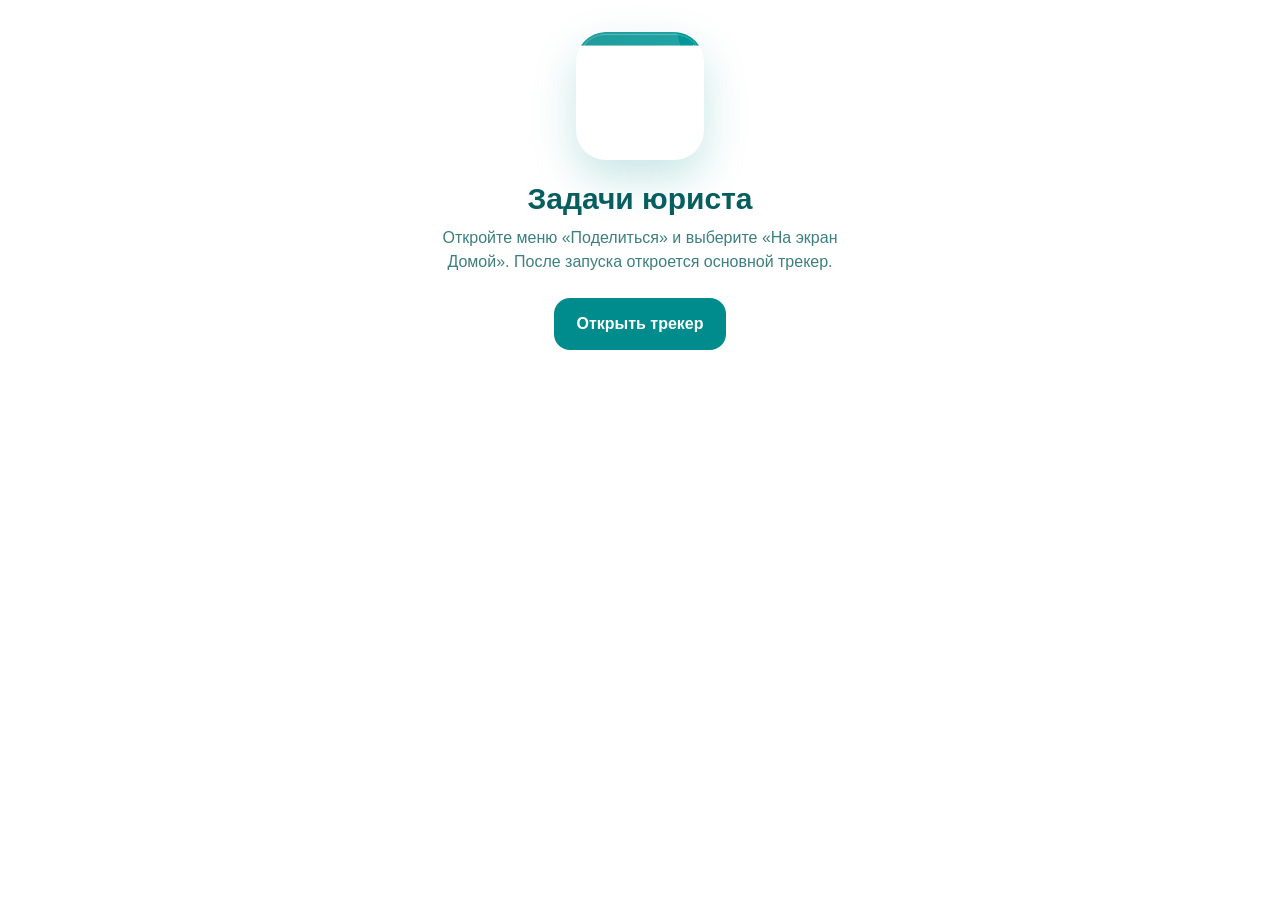
<file: install.html>
<!doctype html>
<html lang="ru">
<head>
  <meta charset="utf-8">
  <meta name="viewport" content="width=device-width,initial-scale=1,viewport-fit=cover">
  <meta name="apple-mobile-web-app-capable" content="yes">
  <meta name="apple-mobile-web-app-status-bar-style" content="default">
  <meta name="apple-mobile-web-app-title" content="Задачи юриста">
  <meta name="theme-color" content="#008C8C">
  <title>Задачи юриста</title>
  <link rel="apple-touch-icon" sizes="180x180" href="lawyer-icon-original.png">
  <link rel="apple-touch-icon-precomposed" sizes="180x180" href="lawyer-icon-original.png">
  <link rel="icon" type="image/png" sizes="180x180" href="lawyer-icon-original.png">
  <style>
    html,body{margin:0;min-height:100%;background:#fff;font-family:-apple-system,BlinkMacSystemFont,"Segoe UI",sans-serif;color:#075E5E}
    body{display:grid;place-items:center;padding:32px;text-align:center}
    main{max-width:420px}
    img{width:128px;height:128px;border-radius:30px;display:block;margin:0 auto 22px;box-shadow:0 18px 44px rgba(0,140,140,.22)}
    h1{margin:0 0 10px;font-size:30px}
    p{margin:0 0 24px;color:#3D7F7F;line-height:1.5}
    a{display:inline-flex;align-items:center;justify-content:center;min-height:52px;padding:0 22px;border-radius:16px;background:#008C8C;color:white;text-decoration:none;font-weight:700}
  </style>
</head>
<body>
  <main>
    <img src="lawyer-icon-original.png" alt="Логотип приложения «Задачи юриста»">
    <h1>Задачи юриста</h1>
    <p>Откройте меню «Поделиться» и выберите «На экран Домой». После запуска откроется основной трекер.</p>
    <a href="./?installed=1">Открыть трекер</a>
  </main>
</body>
</html>
</file>
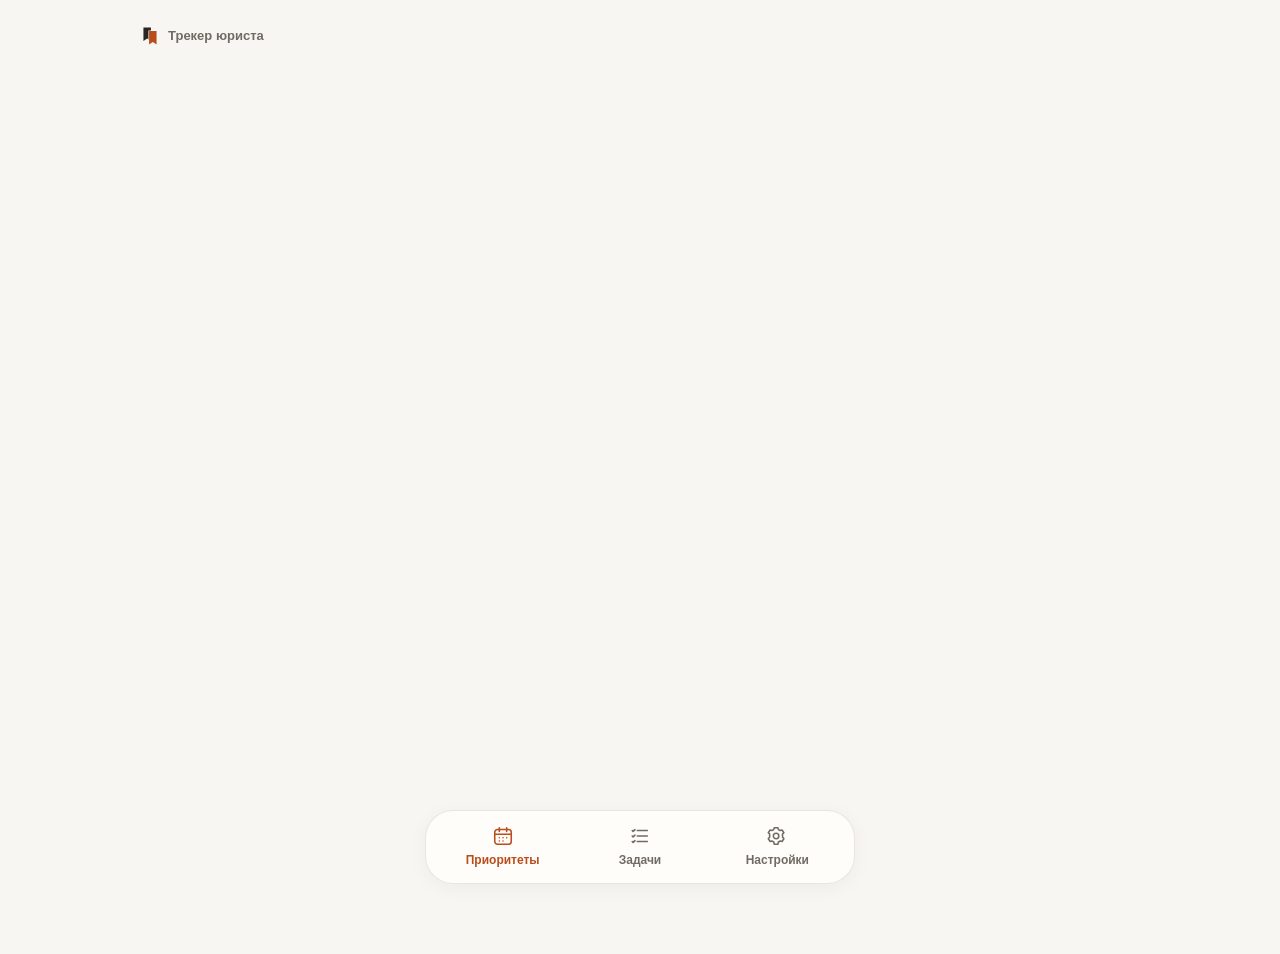
<file: reset-cache.html>
<!doctype html>
<html lang="ru">
<head>
  <meta charset="utf-8">
  <meta name="viewport" content="width=device-width, initial-scale=1">
  <meta name="theme-color" content="#f7f7f5">
  <title>Обновление приложения</title>
  <style>
    :root{color-scheme:light dark;--bg:#f7f7f5;--text:#2f2f2f;--muted:#6f6f6b;--card:#fff;--line:rgba(55,53,47,.14)}
    @media(prefers-color-scheme:dark){:root{--bg:#191919;--text:#e6e6e5;--muted:#a9a9a5;--card:#202020;--line:rgba(255,255,255,.12)}}
    html,body{height:100%;margin:0;background:var(--bg);color:var(--text);font-family:"Iowan Old Style",Iowan,"Palatino Linotype",Palatino,serif}
    body{display:grid;place-items:center;padding:24px;text-align:center}
    .box{max-width:360px;padding:28px;border:1px solid var(--line);border-radius:14px;background:var(--card);box-shadow:0 12px 32px rgba(15,15,15,.08)}
    img{width:54px;height:54px;border-radius:13px;margin-bottom:18px}
    h1{margin:0 0 10px;font-size:24px;line-height:1.1}
    p{margin:0;color:var(--muted);font-size:15px;line-height:1.45}
    a{color:var(--text);font-weight:700}
  </style>
</head>
<body>
  <div class="box">
    <img src="tracker-bookmark-180.png" alt="">
    <h1>Обновляю приложение</h1>
    <p>Сейчас сброшу старый кэш и открою актуальную версию трекера.</p>
    <p style="margin-top:16px"><a id="manual" href="./?v=20261107-bookmark">Открыть вручную</a></p>
  </div>
  <script>
    (async()=>{
      try{
        if('serviceWorker' in navigator){
          const regs=await navigator.serviceWorker.getRegistrations();
          const scope=new URL('./',location.href).href;
          await Promise.all(regs.filter(r=>r.scope===scope).map(r=>r.unregister()));
        }
        if('caches' in window){
          const keys=await caches.keys();
          const prefix='lawyer-shell:'+new URL('./',location.href).pathname+':';
          await Promise.all(keys.filter(k=>k.startsWith(prefix)).map(k=>caches.delete(k)));
        }
      }catch(e){}
      location.replace('./?v=20261107-bookmark-'+Date.now());
    })();
  </script>
</body>
</html>
</file>
